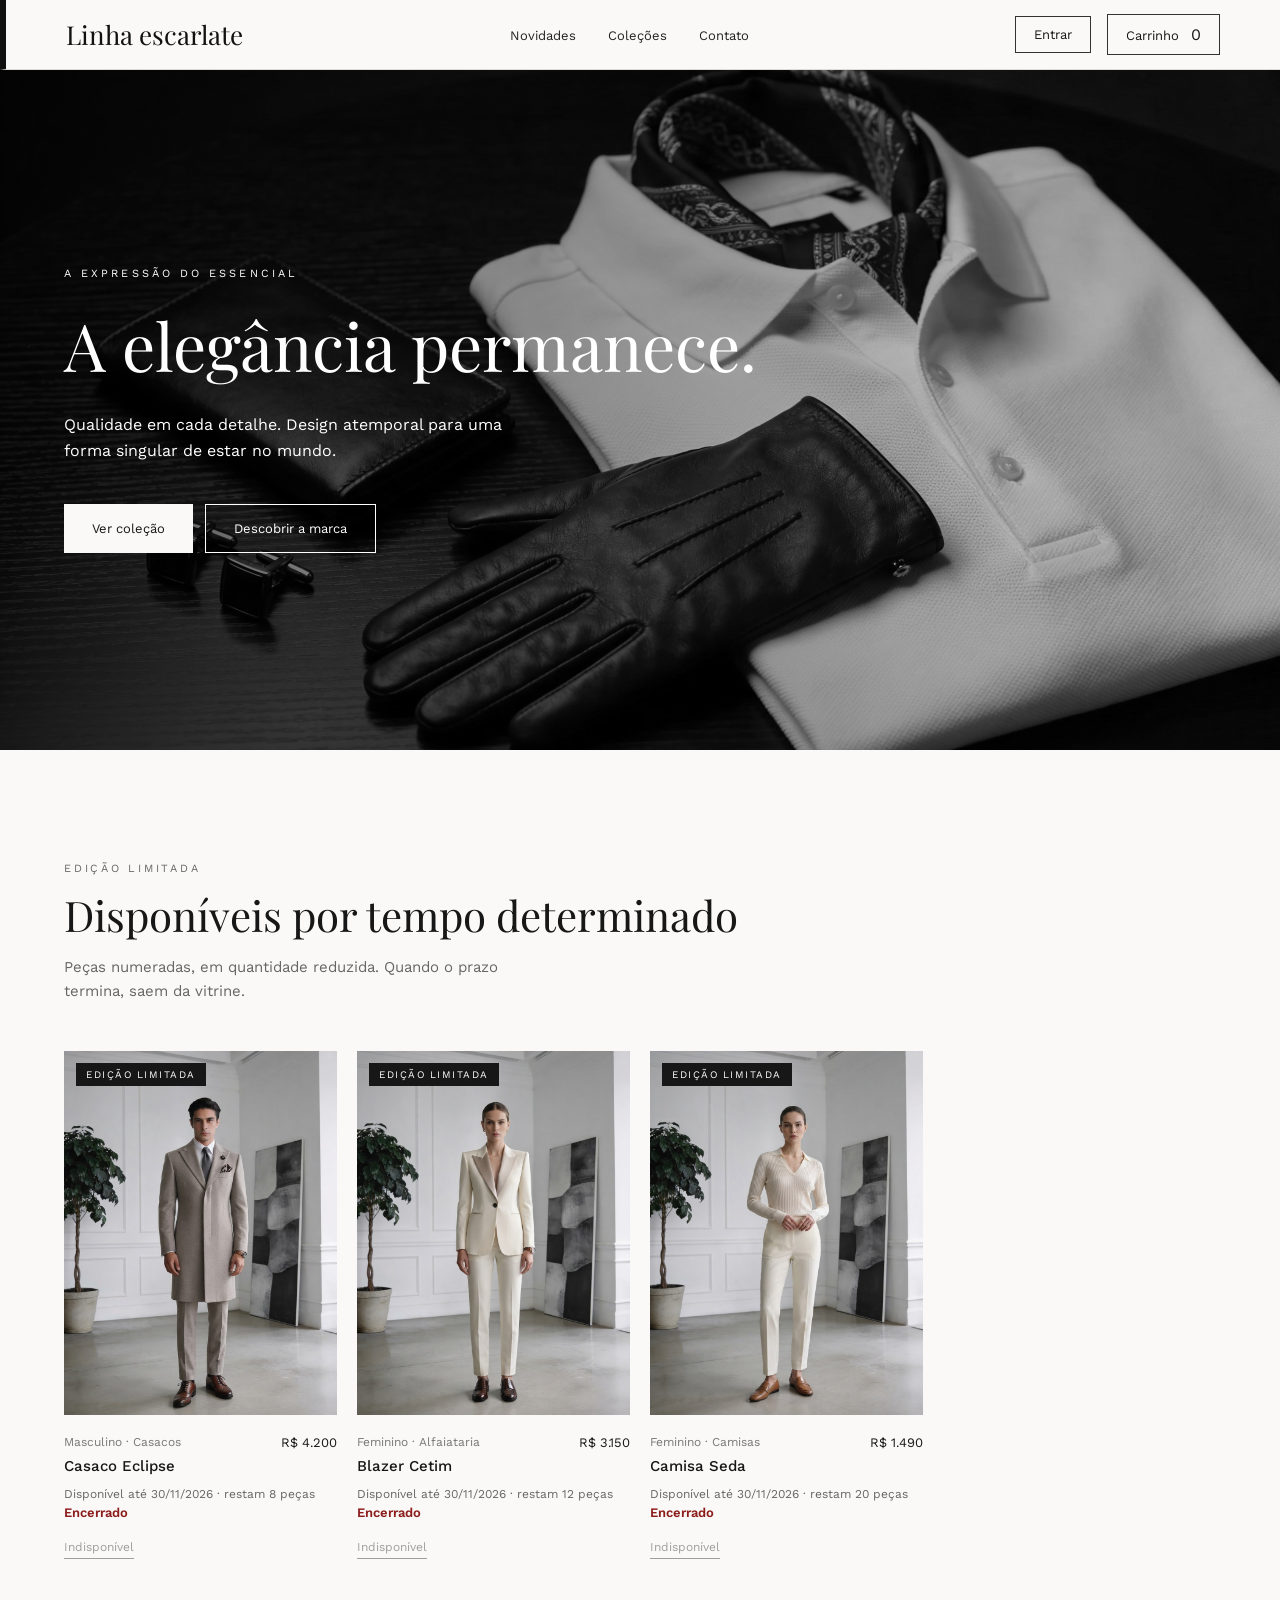
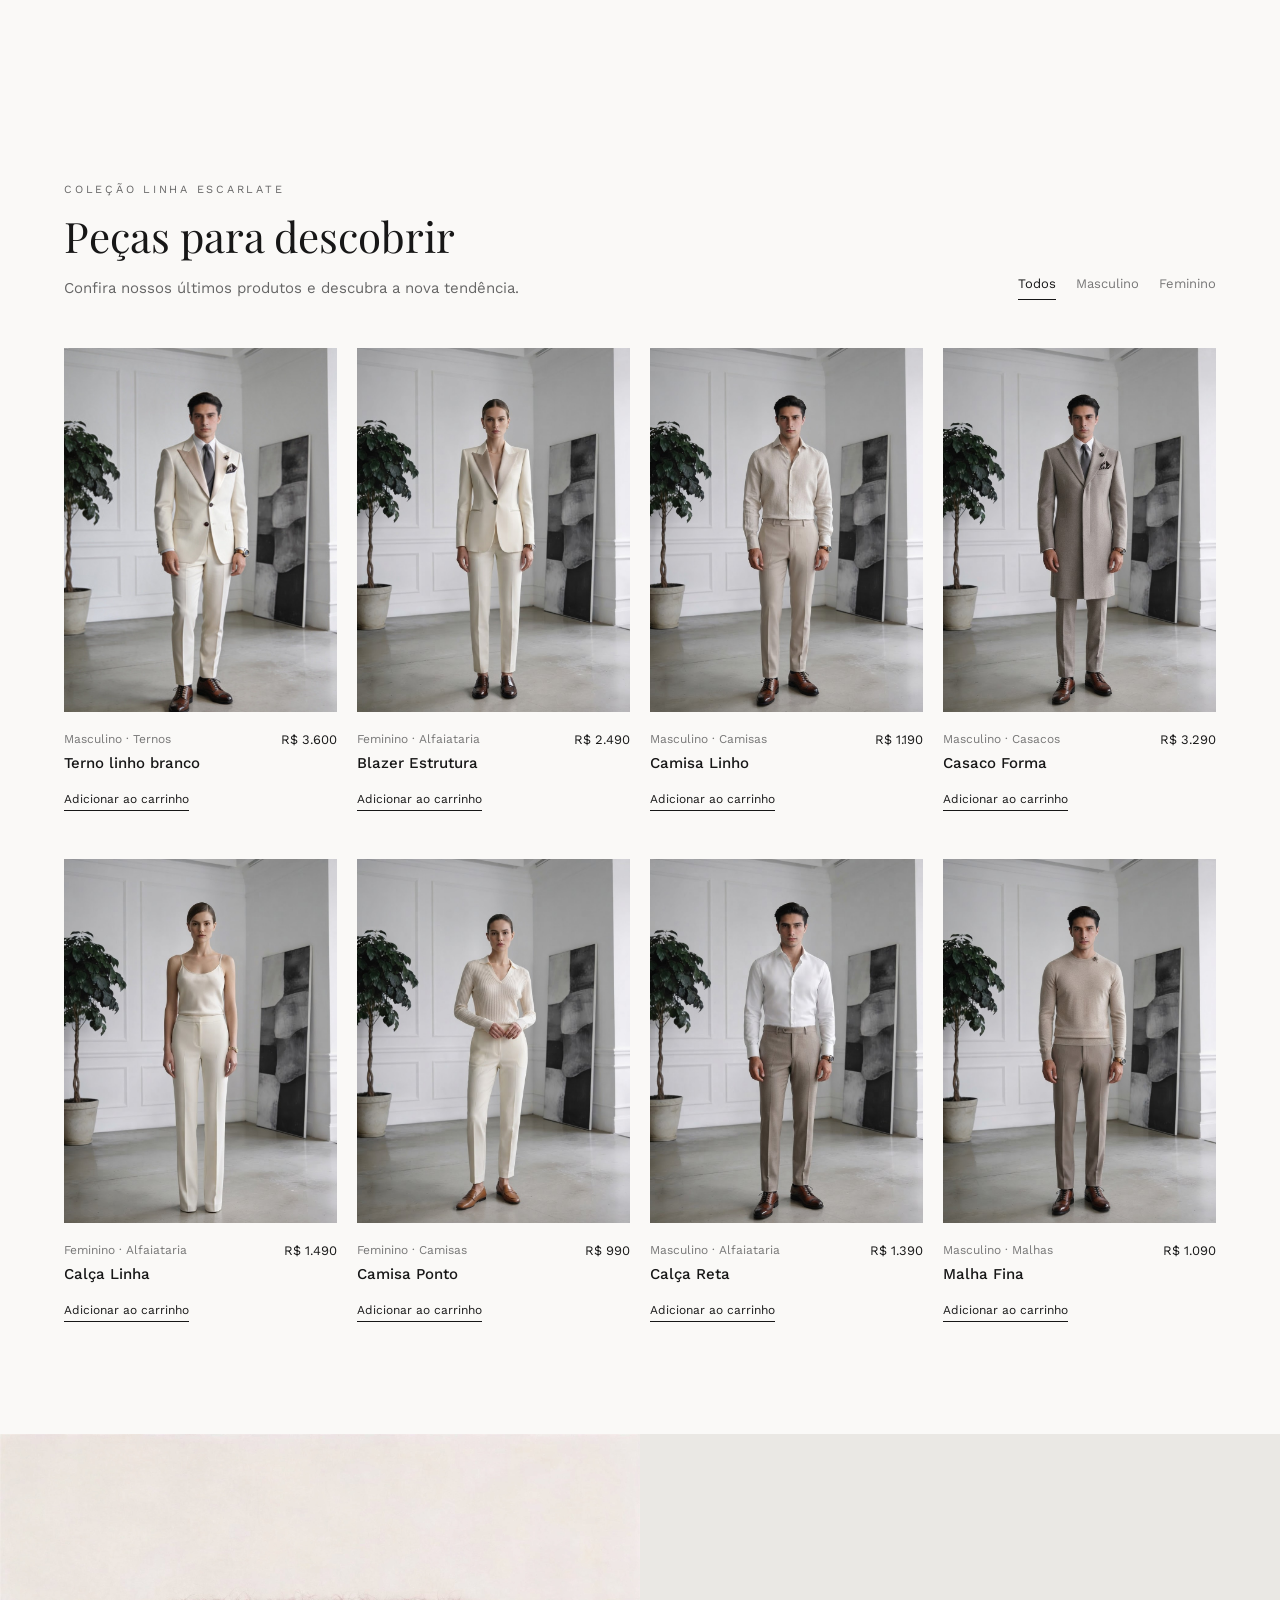
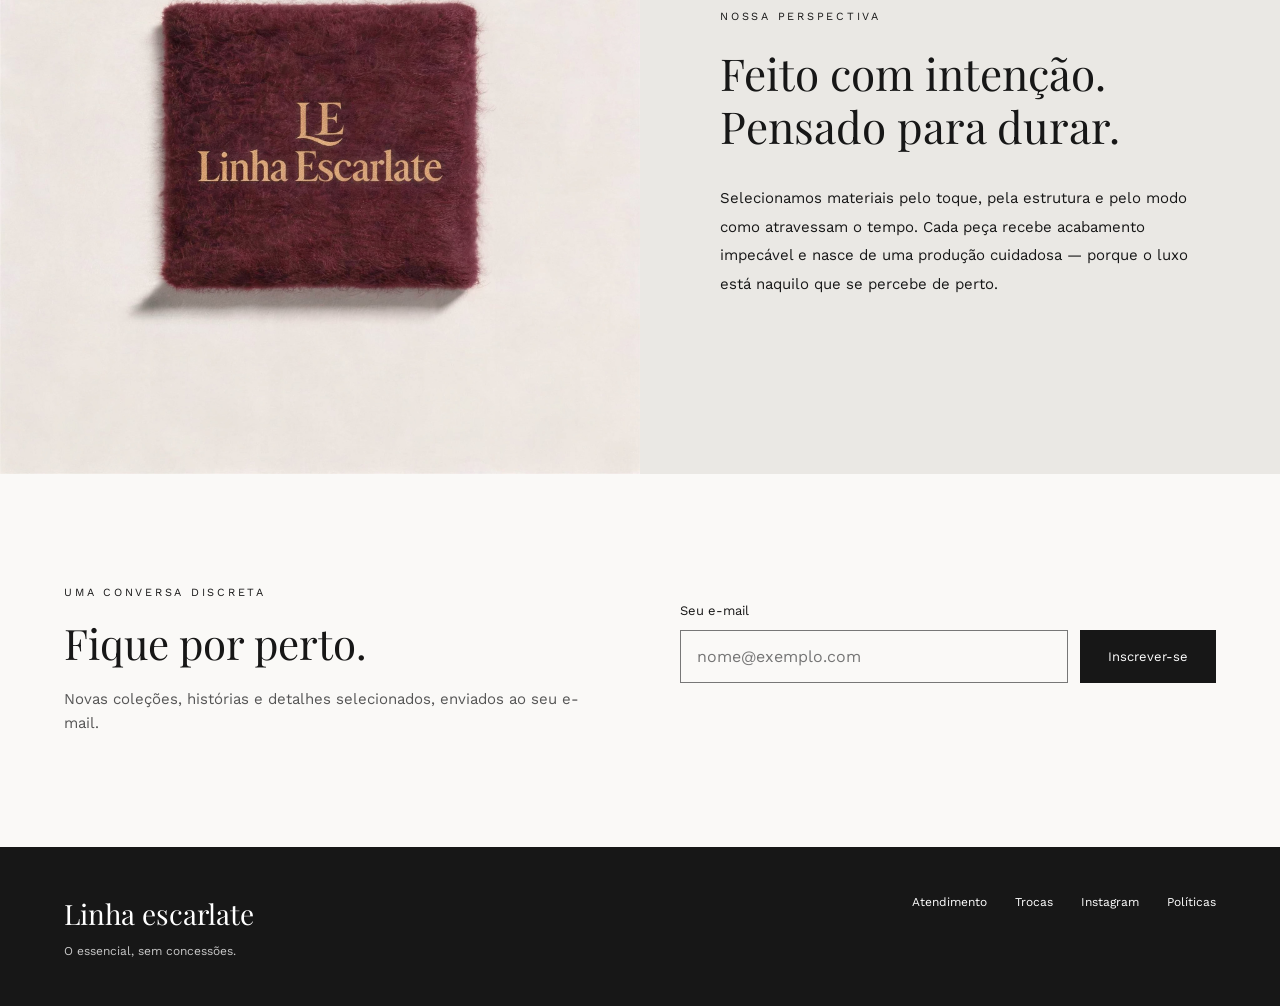
<file: index.html>
<!DOCTYPE html>
<!-- lang="pt-BR": avisa ao navegador e aos leitores de tela que o texto é português do Brasil (preços em R$) -->
<html lang="pt-BR">
<head>
    <meta charset="UTF-8">

    <!-- CORREÇÃO: o nome correto desta meta tag é "viewport". Sem ela, o celular
         mostra a página "encolhida", como se fosse a versão de computador. -->
 <meta name="viewport" content="width=device-width, initial-scale=1.0">
    <title class=".T">Linha escarlate </title>
    <meta name="description" content="Linha escarlate: alfaiataria e tecidos de luxo com design atemporal. Vitrine demonstrativa de uma marca fictícia.">
    <!-- Prévia do link (WhatsApp, Instagram, etc.) -->
    <meta property="og:type" content="website">
    <meta property="og:locale" content="pt_BR">
    <meta property="og:title" content="Linha escarlate">
    <meta property="og:description" content="Alfaiataria e tecidos de luxo com design atemporal. Vitrine demonstrativa de uma marca fictícia.">
    <meta property="og:image" content="https://mtassad1.github.io/Landing-Page-Linha-escarlate/img/banner.jpg">
    <meta name="theme-color" content="#171717">
    <link rel="icon" href="data:image/svg+xml,<svg xmlns='http://www.w3.org/2000/svg' viewBox='0 0 100 100'><rect width='100' height='100' fill='%23171717'/><text x='50' y='70' font-size='62' text-anchor='middle' fill='white' font-family='Georgia,serif'>L</text></svg>">

    <!-- Fontes do Google (as mesmas que você já usava, agora com os pesos 400/500/600) -->
    <link rel="preconnect" href="https://fonts.googleapis.com">
    <link rel="preconnect" href="https://fonts.gstatic.com" crossorigin>
    <link href="https://fonts.googleapis.com/css2?family=Playfair+Display:wght@400;500&family=Work+Sans:wght@400;500;600&display=swap" rel="stylesheet">

    <!-- Liga o CSS ao HTML -->
    <link rel="stylesheet" href="style.css">

    <!-- "defer" faz o navegador carregar o JavaScript sem travar a página
         e executá-lo só depois que o HTML inteiro estiver pronto -->
    <script src="comum.js" defer></script>
    <script src="script.js" defer></script>
</head>
<body>

    <!-- =====================================================================
         BARRA DE NAVEGAÇÃO (a sua, com 2 ajustes: ids e atributos data-filtro)
         ===================================================================== -->
    <header class="barra">
        <a href="#inicio" class="logo">Linha escarlate</a>

        <nav aria-label="Navegação principal">
                <ul class="menu">
                    <!-- Os links com data-filtro também filtram os produtos (veja script.js) -->
                <li><a href="#novidades">Novidades</a></li>
                <li><a href="#colecoes" data-filtro="todos">Coleções</a></li>
                <li><a href="#contato">Contato</a></li>
            </ul>
        </nav>

        <!-- O id permite que o JavaScript encontre o botão e o contador -->
        <div class="barra-acoes">
            <button class="carrinho" id="abrir-conta" type="button">Entrar</button>
            <button class="carrinho" id="abrir-carrinho" type="button" aria-label="Abrir carrinho">
            Carrinho <span id="contador-carrinho" aria-live="polite">0</span>
        </button>
        </div>
    </header>

    <main>
        <!-- =================================================================
             SEÇÃO APRESENTAÇÃO (hero)
             A imagem agora fica "atrás" do texto (veja .hero no CSS)
             ================================================================= -->
        <section class="hero" id="inicio">
            <img src="img/banner.jpg" alt="Retrato em preto e branco de mulher com um elegante conjunto de alfaiataria.">

            <!-- Camada escura por cima da foto, só para o texto branco ficar legível -->
            <div class="hero-sombra"></div>

            <div class="hero-conteudo">
                <p class="hero-sobretitulo">A expressão do essencial</p>
                <h1 class="hero-titulo">A elegância permanece.</h1>
                <p class="hero-texto">Qualidade em cada detalhe. Design atemporal para uma forma singular de estar no mundo.</p>

                <div class="hero-botoes">
                    <!-- Eram <button>; viraram <a> porque levam a outra parte da página -->
                    <a href="#colecoes" class="botao botao-claro">Ver coleção</a>
                    <a href="#marca" class="botao botao-contorno">Descobrir a marca</a>
                </div>
            </div>
        </section>

        <!-- =================================================================
             SEÇÃO LANÇAMENTOS (produtos)
             ================================================================= -->
        <!-- NOVIDADES: peças limitadas, com data de término (data-fim) lida pelo script.js -->
        <section class="secao" id="novidades">
            <div class="secao-topo">
                <div>
                    <p class="sobretitulo">Edição limitada</p>
                    <h2 class="titulo-secao">Disponíveis por tempo determinado</h2>
                    <p class="secao-descricao">Peças numeradas, em quantidade reduzida. Quando o prazo termina, saem da vitrine.</p>
                </div>
            </div>
            <div class="grade-produtos">
                <article class="produto produto-limitado" data-categoria="masculino" data-nome="Casaco Eclipse" data-preco="4200" data-fim="2026-11-30T23:59:59" data-estoque="8">
                    <div class="produto-foto">
                        <span class="selo">Edição limitada</span>
                        <img loading="lazy" src="img/produto4.jpg" alt="Casaco escuro de edição limitada">
                    </div>
                    <div class="produto-info">
                        <div>
                            <p class="produto-categoria">Masculino · Casacos</p>
                            <h3 class="produto-nome">Casaco Eclipse</h3>
                        </div>
                        <p class="produto-preco">R$ 4.200</p>
                    </div>
                    <p class="limitado-info">Disponível até 30/11/2026 · <span class="restam"></span></p>
                    <p class="contagem"></p>
                    <button type="button" class="adicionar">Adicionar ao carrinho</button>
                </article>

                <article class="produto produto-limitado" data-categoria="feminino" data-nome="Blazer Cetim" data-preco="3150" data-fim="2026-11-30T23:59:59" data-estoque="12">
                    <div class="produto-foto">
                        <span class="selo">Edição limitada</span>
                        <img loading="lazy" src="img/produto2.jpg" alt="Blazer feminino de edição limitada">
                    </div>
                    <div class="produto-info">
                        <div>
                            <p class="produto-categoria">Feminino · Alfaiataria</p>
                            <h3 class="produto-nome">Blazer Cetim</h3>
                        </div>
                        <p class="produto-preco">R$ 3.150</p>
                    </div>
                    <p class="limitado-info">Disponível até 30/11/2026 · <span class="restam"></span></p>
                    <p class="contagem"></p>
                    <button type="button" class="adicionar">Adicionar ao carrinho</button>
                </article>

                <article class="produto produto-limitado" data-categoria="feminino" data-nome="Camisa Seda" data-preco="1490" data-fim="2026-11-30T23:59:59" data-estoque="20">
                    <div class="produto-foto">
                        <span class="selo">Edição limitada</span>
                        <img loading="lazy" src="img/produto6.jpg" alt="Camisa feminina de seda de edição limitada">
                    </div>
                    <div class="produto-info">
                        <div>
                            <p class="produto-categoria">Feminino · Camisas</p>
                            <h3 class="produto-nome">Camisa Seda</h3>
                        </div>
                        <p class="produto-preco">R$ 1.490</p>
                    </div>
                    <p class="limitado-info">Disponível até 30/11/2026 · <span class="restam"></span></p>
                    <p class="contagem"></p>
                    <button type="button" class="adicionar">Adicionar ao carrinho</button>
                </article>
            </div>
        </section>

        <section class="secao" id="colecao">
            <div class="secao-topo">
                <div>
                    <p class="sobretitulo">Coleção Linha escarlate</p>
                    <h2 class="titulo-secao">Peças para descobrir</h2>
                    <p class="secao-descricao">Confira nossos últimos produtos e descubra a nova tendência.</p>
                </div>

                <!-- CORREÇÃO: a lista de links com "#masculino #novidades" não funciona
                     (um link só aceita UM destino). Troquei por botões que filtram via JavaScript. -->
                <div class="filtros" role="group" aria-label="Filtrar produtos">
                    <button type="button" class="filtro" data-filtro="todos" aria-pressed="true">Todos</button>
                    <button type="button" class="filtro" data-filtro="masculino" aria-pressed="false">Masculino</button>
                    <button type="button" class="filtro" data-filtro="feminino" aria-pressed="false">Feminino</button>
                </div>
            </div>

            <!-- GRADE DE PRODUTOS
                 Cada <article> guarda nome, preço e categoria em atributos data-*.
                 O JavaScript lê esses atributos: para mudar um produto, edite só aqui. -->
            <div class="grade-produtos" id="colecoes">

                <article class="produto" data-categoria="masculino" data-nome="Terno linho branco" data-preco="3600">
                    <div class="produto-foto">
                        <img loading="lazy" src="img/produto1.jpg" alt="Terno branco de alfaiataria em fotografia de moda minimalista">
                    </div>
                    <div class="produto-info">
                        <div>
                            <p class="produto-categoria">Masculino · Ternos</p>
                            <h3 class="produto-nome">Terno linho branco</h3>
                        </div>
                        <p class="produto-preco">R$ 3.600</p>
                    </div>
                    <button type="button" class="adicionar">Adicionar ao carrinho</button>
                </article>

                <article class="produto" data-categoria="feminino" data-nome="Blazer Estrutura" data-preco="2490">
                    <div class="produto-foto">
                        <img loading="lazy" src="img/produto2.jpg" alt="Conjunto branco de alfaiataria em fotografia de moda minimalista.">
                    </div>
                    <div class="produto-info">
                        <div>
                            <p class="produto-categoria">Feminino · Alfaiataria</p>
                            <h3 class="produto-nome">Blazer Estrutura</h3>
                        </div>
                        <p class="produto-preco">R$ 2.490</p>
                    </div>
                    <button type="button" class="adicionar">Adicionar ao carrinho</button>
                </article>

                <article class="produto" data-categoria="masculino" data-nome="Camisa Linho" data-preco="1190">
                    <div class="produto-foto">
                        <img loading="lazy" src="img/produto3.jpg" alt="Camisa de linho minimalista exposta em um cabide de madeira.">
                    </div>
                    <div class="produto-info">
                        <div>
                            <p class="produto-categoria">Masculino · Camisas</p>
                            <h3 class="produto-nome">Camisa Linho</h3>
                        </div>
                        <p class="produto-preco">R$ 1.190</p>
                    </div>
                    <button type="button" class="adicionar">Adicionar ao carrinho</button>
                </article>

                <article class="produto" data-categoria="masculino" data-nome="Casaco Forma" data-preco="3290">
                    <div class="produto-foto">
                        <img loading="lazy" src="img/produto4.jpg" alt="Casaco escuro em cabide diante de uma cortina, em fotografia preto e branco.">
                    </div>
                    <div class="produto-info">
                        <div>
                            <p class="produto-categoria">Masculino · Casacos</p>
                            <h3 class="produto-nome">Casaco Forma</h3>
                        </div>
                        <p class="produto-preco">R$ 3.290</p>
                    </div>
                    <button type="button" class="adicionar">Adicionar ao carrinho</button>
                </article>
                <article class="produto" data-categoria="feminino" data-nome="Calça Linha" data-preco="1490">
                    <div class="produto-foto">
                        <img loading="lazy" src="img/produto5.jpg" alt="Calça de alfaiataria feminina de corte reto, em tom neutro, com caimento estruturado.">
                    </div>
                    <div class="produto-info">
                        <div>
                            <p class="produto-categoria">Feminino · Alfaiataria</p>
                            <h3 class="produto-nome">Calça Linha</h3>
                        </div>
                        <p class="produto-preco">R$ 1.490</p>
                    </div>
                    <button type="button" class="adicionar">Adicionar ao carrinho</button>
                </article>

                <article class="produto" data-categoria="feminino" data-nome="Camisa Ponto" data-preco="990">
                    <div class="produto-foto">
                        <img loading="lazy" src="img/produto6.jpg" alt="Camisa feminina minimalista de tecido leve, com gola clássica e botões discretos.">
                    </div>
                    <div class="produto-info">
                        <div>   
                            <p class="produto-categoria">Feminino · Camisas</p>
                            <h3 class="produto-nome">Camisa Ponto</h3>
                        </div>
                        <p class="produto-preco">R$ 990</p>
                    </div>
                    <button type="button" class="adicionar">Adicionar ao carrinho</button>
                </article>

                <article class="produto" data-categoria="masculino" data-nome="Calça Reta" data-preco="1390">
                    <div class="produto-foto">
                        <img loading="lazy" src="img/produto7.jpg" alt="Calça de alfaiataria masculina de corte reto, com vinco marcado e tecido encorpado.">
                    </div>
                    <div class="produto-info">
                        <div>
                            <p class="produto-categoria">Masculino · Alfaiataria</p>
                            <h3 class="produto-nome">Calça Reta</h3>
                        </div>
                        <p class="produto-preco">R$ 1.390</p>
                    </div>
                    <button type="button" class="adicionar">Adicionar ao carrinho</button>
                </article>

                <article class="produto" data-categoria="masculino" data-nome="Malha Fina" data-preco="1090">
                    <div class="produto-foto">
                        <img loading="lazy" src="img/produto8.jpg" alt="Suéter masculino de malha fina com gola redonda, em tom sóbrio e textura delicada.">
                    </div>
                    <div class="produto-info">
                        <div>
                            <p class="produto-categoria">Masculino · Malhas</p>
                            <h3 class="produto-nome">Malha Fina</h3>
                        </div>
                        <p class="produto-preco">R$ 1.090</p>
                    </div>
                    <button type="button" class="adicionar">Adicionar ao carrinho</button>
                </article>
            </div>
        </section>

        <!-- =================================================================
             SEÇÃO DA MARCA (nova: veio do design original)
             Precisa de uma imagem nova: img/marca.jpg
             ================================================================= -->
        <section class="marca" id="marca">
            <div class="marca-foto">
                <img loading="lazy" src="img/marca.jpg" alt="Mesa de ateliê com tecidos, tesoura e fita métrica usados na confecção de roupas.">
            </div>
            <div class="marca-texto">
                <p class="sobretitulo">Nossa perspectiva</p>
                <h2 class="marca-titulo">Feito com intenção. Pensado para durar.</h2>
                <p class="marca-descricao">Selecionamos materiais pelo toque, pela estrutura e pelo modo como atravessam o tempo. Cada peça recebe acabamento impecável e nasce de uma produção cuidadosa — porque o luxo está naquilo que se percebe de perto.</p>
            </div>
        </section>

        <!-- =================================================================
             NEWSLETTER / CONTATO (nova)
             ================================================================= -->
        <section class="secao contato" id="contato">
            <div>
                <p class="sobretitulo">Uma conversa discreta</p>
                <h2 class="titulo-secao">Fique por perto.</h2>
                <p class="contato-descricao">Novas coleções, histórias e detalhes selecionados, enviados ao seu e-mail.</p>
            </div>

            <!-- novalidate: desliga as mensagens padrão do navegador; o script.js mostra a nossa -->
            <form id="form-newsletter" novalidate>
                <label for="email-newsletter">Seu e-mail</label>
                <div class="campo-email">
                    <input id="email-newsletter" type="email" autocomplete="email" required placeholder="nome@exemplo.com">
                    <button id="botao-inscrever" type="submit">Inscrever-se</button>
                </div>
                <!-- role="status": leitores de tela anunciam o texto quando ele muda -->
                <p id="status-newsletter" class="status-newsletter" role="status" aria-live="polite"></p>
            </form>
        </section>
    </main>

    <!-- =====================================================================
         RODAPÉ (novo)
         ===================================================================== -->
    <footer class="rodape">
        <div class="rodape-conteudo">
            <div>
                <p class="rodape-marca">Linha escarlate</p>
                <p class="rodape-nota">O essencial, sem concessões.</p>
            </div>

            <nav class="rodape-nav" aria-label="Informações e redes sociais">
                <!-- data-info diz qual texto mostrar na janelinha (veja script.js) -->
                <button type="button" data-info="atendimento">Atendimento</button>
                <button type="button" data-info="trocas">Trocas</button>
                <a href="https://www.instagram.com/" target="_blank" rel="noopener noreferrer">Instagram</a>
                <button type="button" data-info="politicas">Políticas</button>
            </nav>
        </div>
    </footer>

    <!-- =====================================================================
         CARRINHO LATERAL (novo)
         Começa escondido por causa do atributo "hidden"; o JavaScript o mostra.
         ===================================================================== -->
    <div id="carrinho-sobreposicao" class="sobreposicao" hidden>
        <!-- Fundo escuro: clicar nele fecha o carrinho -->
        <button id="carrinho-fundo" type="button" class="fundo-escuro" aria-label="Fechar carrinho"></button>

        <aside class="gaveta" role="dialog" aria-modal="true" aria-labelledby="carrinho-titulo">
            <div class="gaveta-topo">
                <div>
                    <h2 id="carrinho-titulo" class="gaveta-titulo">Seu carrinho</h2>
                    <p class="gaveta-aviso">Demonstração · pagamentos simulados</p>
                </div>
                <button id="fechar-carrinho" type="button" class="fechar" aria-label="Fechar carrinho">×</button>
            </div>

            <p id="carrinho-vazio" class="carrinho-vazio">Seu carrinho está vazio.</p>
            <div id="carrinho-itens" class="carrinho-itens" aria-live="polite"></div>

            <div class="gaveta-total">
                <span>Total estimado</span>
                <strong id="carrinho-total">R$ 0,00</strong>
            </div>

            <a id="ir-checkout" class="botao botao-escuro" href="checkout.html" hidden>Finalizar compra</a>
        </aside>
    </div>

    <!-- JANELA DE TAMANHO E QUANTIDADE (abre ao clicar em "Adicionar ao carrinho") -->
    <div id="opcoes-sobreposicao" class="sobreposicao sobreposicao-centro" hidden>
        <form id="form-opcoes" class="janela-info" role="dialog" aria-modal="true" aria-labelledby="opcoes-titulo" novalidate>
            <div class="janela-info-topo">
                <h2 id="opcoes-titulo" class="janela-info-titulo"></h2>
                <button id="fechar-opcoes" type="button" class="fechar" aria-label="Fechar">×</button>
            </div>
            <p id="opcoes-preco" class="janela-info-texto"></p>
            <p class="rotulo-campo">Tamanho</p>
            <div id="opcoes-tamanhos" class="filtros" role="group" aria-label="Tamanho"></div>
            <button type="button" id="abrir-guia" class="link-guia" aria-expanded="false" aria-controls="guia-tamanhos">Guia de tamanhos</button>
            <div id="guia-tamanhos" class="guia-tamanhos" hidden>
                <table>
                    <thead><tr><th>Tam.</th><th>Peito (cm)</th><th>Cintura (cm)</th></tr></thead>
                    <tbody>
                        <tr><td>P</td><td>92–96</td><td>76–80</td></tr>
                        <tr><td>M</td><td>97–102</td><td>81–86</td></tr>
                        <tr><td>G</td><td>103–108</td><td>87–92</td></tr>
                        <tr><td>GG</td><td>109–116</td><td>93–100</td></tr>
                    </tbody>
                </table>
                <p>Medidas de referência da demonstração. Calças: o número é o tamanho da peça (38 a 48).</p>
            </div>
            <p class="rotulo-campo">Quantidade</p>
            <div class="quantidade">
                <button type="button" id="qtd-menos" aria-label="Diminuir quantidade">−</button>
                <input id="opcoes-qtd" type="number" min="1" step="1" value="1" inputmode="numeric" aria-label="Quantidade">
                <button type="button" id="qtd-mais" aria-label="Aumentar quantidade">+</button>
            </div>
            <p id="opcoes-erro" class="status-newsletter" role="alert"></p>
            <button type="submit" class="botao botao-escuro">Adicionar ao carrinho</button>
        </form>
    </div>

    <!-- JANELA DE LOGIN / INSCRIÇÃO -->
    <div id="conta-sobreposicao" class="sobreposicao sobreposicao-centro" hidden>
        <form id="form-conta" class="janela-info" role="dialog" aria-modal="true" aria-labelledby="conta-titulo" novalidate>
            <div class="janela-info-topo">
                <h2 id="conta-titulo" class="janela-info-titulo">Entrar</h2>
                <button id="fechar-conta" type="button" class="fechar" aria-label="Fechar">×</button>
            </div>
            <div class="filtros" role="group" aria-label="Entrar ou criar conta">
                <button type="button" class="filtro" data-modo="entrar" aria-pressed="true">Entrar</button>
                <button type="button" class="filtro" data-modo="cadastro" aria-pressed="false">Inscreva-se</button>
            </div>
            <label class="campo-texto">E-mail<input id="conta-email" type="email" autocomplete="email" required></label>
            <label class="campo-texto">Senha<input id="conta-senha" type="password" autocomplete="current-password" minlength="8" required></label>
            <label class="campo-texto" id="conta-confirmar-rotulo" hidden>Confirmar senha<input id="conta-confirmar" type="password" autocomplete="new-password"></label>
            <p id="conta-status" class="status-newsletter" role="alert"></p>
            <button id="conta-enviar" type="submit" class="botao botao-escuro">Entrar</button>
        </form>
    </div>

    <!-- JANELA DE INFORMAÇÕES (Atendimento, Trocas, Políticas) -->
    <div id="info-sobreposicao" class="sobreposicao sobreposicao-centro" hidden>
        <section class="janela-info" role="dialog" aria-modal="true" aria-labelledby="info-titulo">
            <div class="janela-info-topo">
                <h2 id="info-titulo" class="janela-info-titulo"></h2>
                <button id="fechar-info" type="button" class="fechar" aria-label="Fechar informações">×</button>
            </div>
            <p id="info-texto" class="janela-info-texto"></p>
        </section>
    </div>

</body>
</html>
</file>
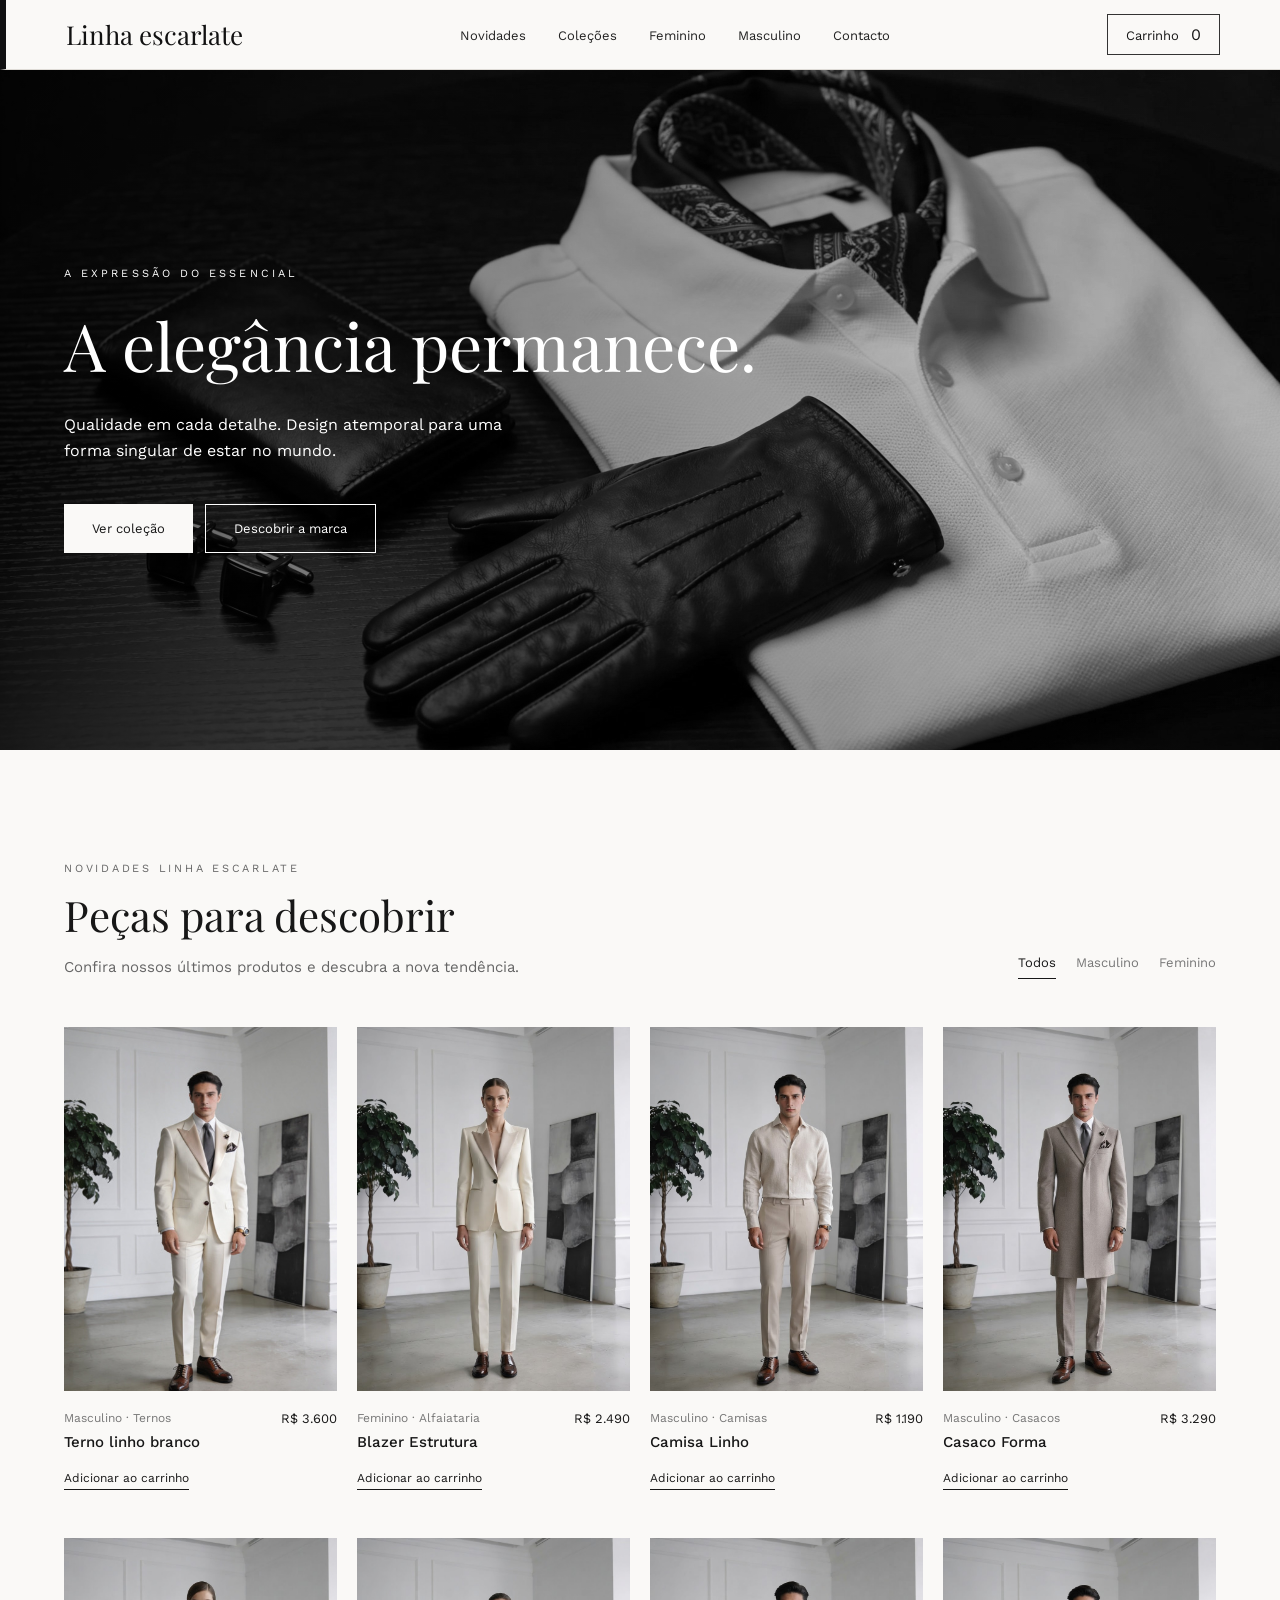
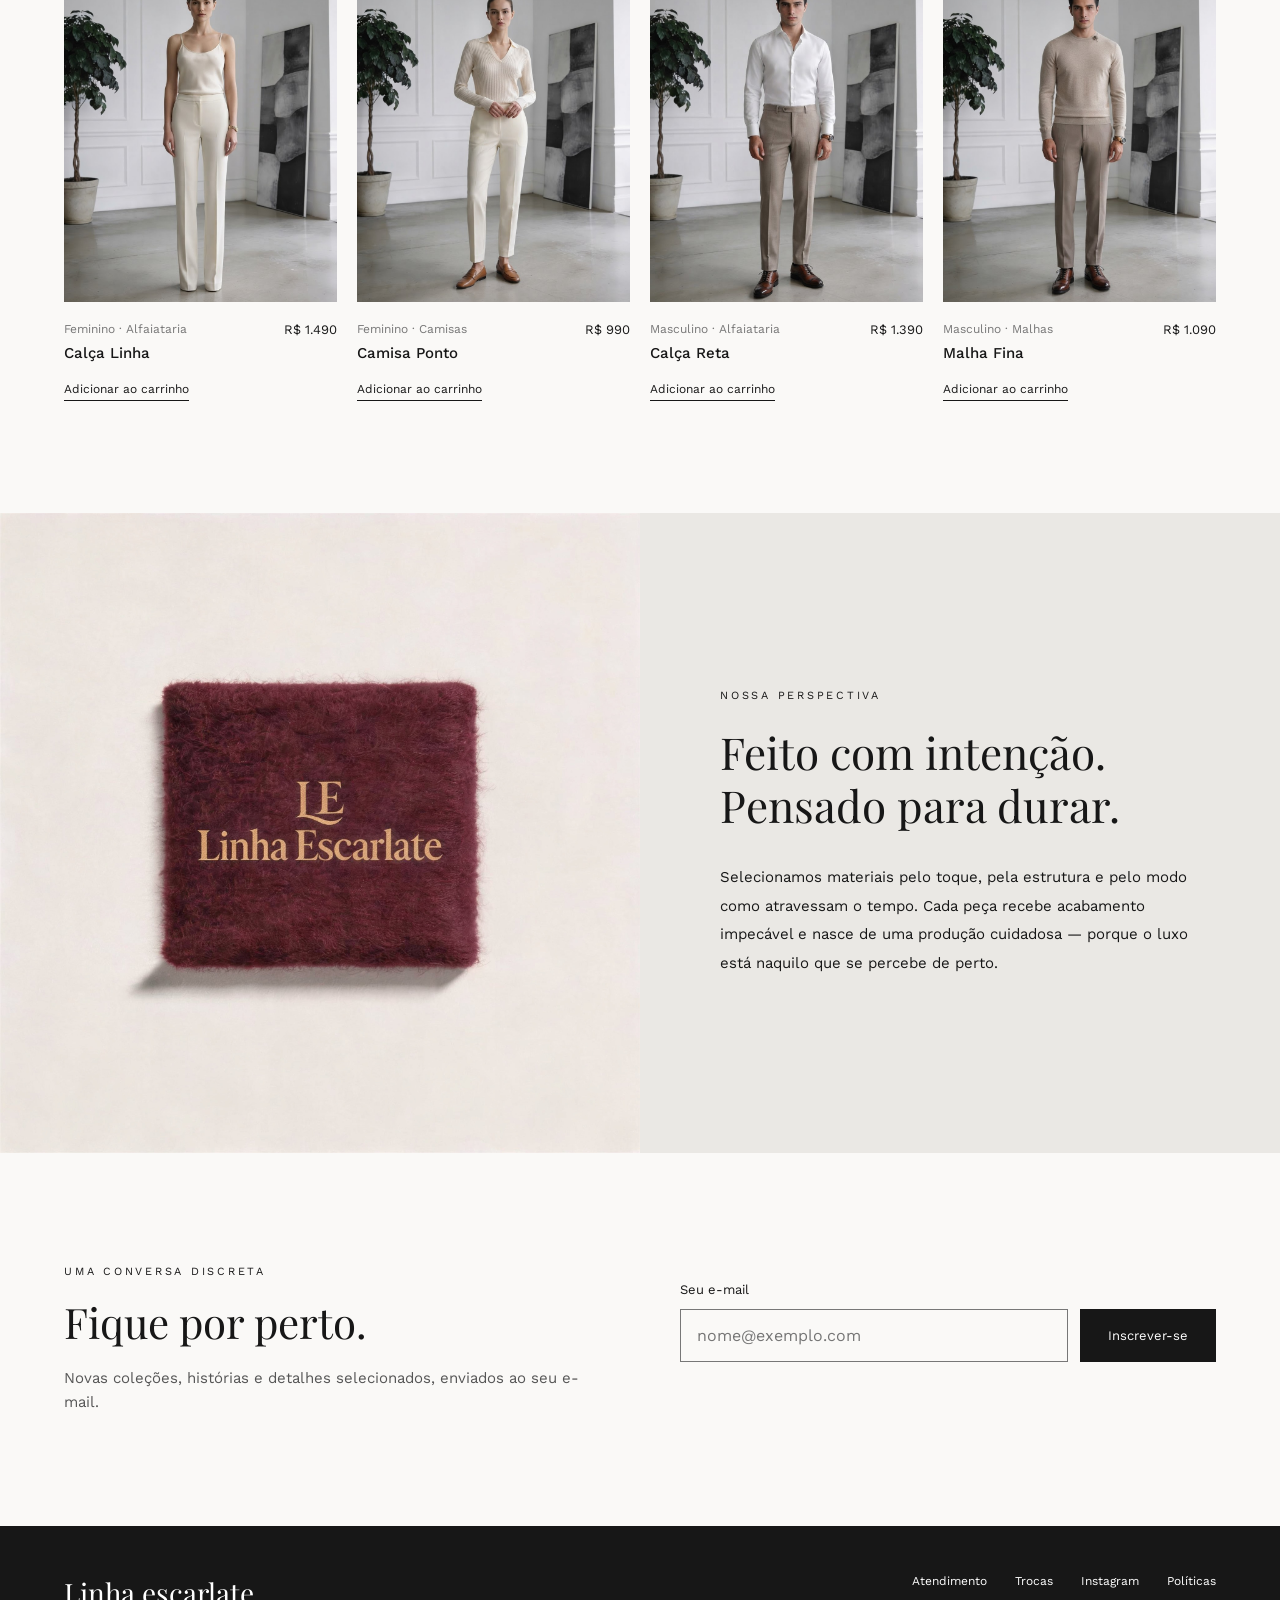
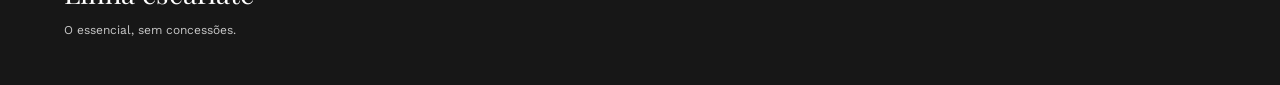
<file: ex.html>
<!DOCTYPE html>
<!-- lang="pt-BR": avisa ao navegador e aos leitores de tela que o texto é português do Brasil (preços em R$) -->
<html lang="pt-BR">
<head>
    <meta charset="UTF-8">

    <!-- CORREÇÃO: o nome correto desta meta tag é "viewport". Sem ela, o celular
         mostra a página "encolhida", como se fosse a versão de computador. -->
    <meta name="viewport" content="width=device-width, initial-scale=1.0">
    <title>Linha negra — Essencial, por escolha</title>

    <!-- Fontes do Google (as mesmas que você já usava, agora com os pesos 400/500/600) -->
    <link rel="preconnect" href="https://fonts.googleapis.com">
    <link rel="preconnect" href="https://fonts.gstatic.com" crossorigin>
    <link href="https://fonts.googleapis.com/css2?family=Playfair+Display:wght@400;500&family=Work+Sans:wght@400;500;600&display=swap" rel="stylesheet">

    <!-- Liga o CSS ao HTML -->
    <link rel="stylesheet" href="style.css">

    <!-- "defer" faz o navegador carregar o JavaScript sem travar a página
         e executá-lo só depois que o HTML inteiro estiver pronto -->
    <script src="script.js" defer></script>
</head>
<body>

    <!-- =====================================================================
         BARRA DE NAVEGAÇÃO (a sua, com 2 ajustes: ids e atributos data-filtro)
         ===================================================================== -->
    <header class="barra">
        <a href="#inicio" class="logo">Linha escarlate</a>

        <nav aria-label="Navegação principal">
            <ul class="menu">
                <!-- Os links com data-filtro também filtram os produtos (veja script.js) -->
                <li><a href="#novidades" data-filtro="todos">Novidades</a></li>
                <li><a href="#colecoes" data-filtro="todos">Coleções</a></li>
                <li><a href="#novidades" data-filtro="feminino">Feminino</a></li>
                <li><a href="#novidades" data-filtro="masculino">Masculino</a></li>
                <li><a href="#contacto">Contacto</a></li>
            </ul>
        </nav>

        <!-- O id permite que o JavaScript encontre o botão e o contador -->
        <button class="carrinho" id="abrir-carrinho" type="button" aria-label="Abrir carrinho">
            Carrinho <span id="contador-carrinho" aria-live="polite">0</span>
        </button>
    </header>

    <main>
        <!-- =================================================================
             SEÇÃO APRESENTAÇÃO (hero)
             A imagem agora fica "atrás" do texto (veja .hero no CSS)
             ================================================================= -->
        <section class="hero" id="inicio">
            <img src="img/banner.jpg" alt="Retrato em preto e branco de mulher com um elegante conjunto de alfaiataria.">

            <!-- Camada escura por cima da foto, só para o texto branco ficar legível -->
            <div class="hero-sombra"></div>

            <div class="hero-conteudo">
                <p class="hero-sobretitulo">A expressão do essencial</p>
                <h1 class="hero-titulo">A elegância permanece.</h1>
                <p class="hero-texto">Qualidade em cada detalhe. Design atemporal para uma forma singular de estar no mundo.</p>

                <div class="hero-botoes">
                    <!-- Eram <button>; viraram <a> porque levam a outra parte da página -->
                    <a href="#novidades" class="botao botao-claro">Ver coleção</a>
                    <a href="#marca" class="botao botao-contorno">Descobrir a marca</a>
                </div>
            </div>
        </section>

        <!-- =================================================================
             SEÇÃO LANÇAMENTOS (produtos)
             ================================================================= -->
        <section class="secao" id="novidades">
            <div class="secao-topo">
                <div>
                    <p class="sobretitulo">Novidades Linha escarlate</p>
                    <h2 class="titulo-secao">Peças para descobrir</h2>
                    <p class="secao-descricao">Confira nossos últimos produtos e descubra a nova tendência.</p>
                </div>

                <!-- CORREÇÃO: a lista de links com "#masculino #novidades" não funciona
                     (um link só aceita UM destino). Troquei por botões que filtram via JavaScript. -->
                <div class="filtros" role="group" aria-label="Filtrar produtos">
                    <button type="button" class="filtro" data-filtro="todos" aria-pressed="true">Todos</button>
                    <button type="button" class="filtro" data-filtro="masculino" aria-pressed="false">Masculino</button>
                    <button type="button" class="filtro" data-filtro="feminino" aria-pressed="false">Feminino</button>
                </div>
            </div>

            <!-- GRADE DE PRODUTOS
                 Cada <article> guarda nome, preço e categoria em atributos data-*.
                 O JavaScript lê esses atributos: para mudar um produto, edite só aqui. -->
            <div class="grade-produtos" id="colecoes">

                <article class="produto" data-categoria="masculino" data-nome="Terno linho branco" data-preco="3600">
                    <div class="produto-foto">
                        <img src="img/produto1.jpg" alt="Homem de terno branco">
                    </div>
                    <div class="produto-info">
                        <div>
                            <p class="produto-categoria">Masculino · Ternos</p>
                            <h3 class="produto-nome">Terno linho branco</h3>
                        </div>
                        <p class="produto-preco">R$ 3.600</p>
                    </div>
                    <button type="button" class="adicionar">Adicionar ao carrinho</button>
                </article>

                <article class="produto" data-categoria="feminino" data-nome="Blazer Estrutura" data-preco="2490">
                    <div class="produto-foto">
                        <img src="img/produto2.jpg" alt="Conjunto branco de alfaiataria em fotografia de moda minimalista.">
                    </div>
                    <div class="produto-info">
                        <div>
                            <p class="produto-categoria">Feminino · Alfaiataria</p>
                            <h3 class="produto-nome">Blazer Estrutura</h3>
                        </div>
                        <p class="produto-preco">R$ 2.490</p>
                    </div>
                    <button type="button" class="adicionar">Adicionar ao carrinho</button>
                </article>

                <article class="produto" data-categoria="masculino" data-nome="Camisa Linho" data-preco="1190">
                    <div class="produto-foto">
                        <img src="img/produto3.jpg" alt="Camisa de linho minimalista exposta em um cabide de madeira.">
                    </div>
                    <div class="produto-info">
                        <div>
                            <p class="produto-categoria">Masculino · Camisas</p>
                            <h3 class="produto-nome">Camisa Linho</h3>
                        </div>
                        <p class="produto-preco">R$ 1.190</p>
                    </div>
                    <button type="button" class="adicionar">Adicionar ao carrinho</button>
                </article>

                <article class="produto" data-categoria="masculino" data-nome="Casaco Forma" data-preco="3290">
                    <div class="produto-foto">
                        <img src="img/produto4.jpg" alt="Casaco escuro em cabide diante de uma cortina, em fotografia preto e branco.">
                    </div>
                    <div class="produto-info">
                        <div>
                            <p class="produto-categoria">Masculino · Casacos</p>
                            <h3 class="produto-nome">Casaco Forma</h3>
                        </div>
                        <p class="produto-preco">R$ 3.290</p>
                    </div>
                    <button type="button" class="adicionar">Adicionar ao carrinho</button>
                </article>

                <!-- ATENÇÃO: o design original tinha só 4 produtos e o seu HTML tem 8 imagens.
                     Os produtos 5 a 8 abaixo são EXEMPLOS (nome, categoria e preço inventados).
                     Troque pelos dados reais e escreva um alt descrevendo cada foto. -->
                <article class="produto" data-categoria="feminino" data-nome="Calça Linha" data-preco="1490">
                    <div class="produto-foto">
                        <img src="img/produto5.jpg" alt="Descrição do produto 5">
                    </div>
                    <div class="produto-info">
                        <div>
                            <p class="produto-categoria">Feminino · Alfaiataria</p>
                            <h3 class="produto-nome">Calça Linha</h3>
                        </div>
                        <p class="produto-preco">R$ 1.490</p>
                    </div>
                    <button type="button" class="adicionar">Adicionar ao carrinho</button>
                </article>

                <article class="produto" data-categoria="feminino" data-nome="Camisa Ponto" data-preco="990">
                    <div class="produto-foto">
                        <img src="img/produto6.jpg" alt="Descrição do produto 6">
                    </div>
                    <div class="produto-info">
                        <div>
                            <p class="produto-categoria">Feminino · Camisas</p>
                            <h3 class="produto-nome">Camisa Ponto</h3>
                        </div>
                        <p class="produto-preco">R$ 990</p>
                    </div>
                    <button type="button" class="adicionar">Adicionar ao carrinho</button>
                </article>

                <article class="produto" data-categoria="masculino" data-nome="Calça Reta" data-preco="1390">
                    <div class="produto-foto">
                        <img src="img/produto7.jpg" alt="Descrição do produto 7">
                    </div>
                    <div class="produto-info">
                        <div>
                            <p class="produto-categoria">Masculino · Alfaiataria</p>
                            <h3 class="produto-nome">Calça Reta</h3>
                        </div>
                        <p class="produto-preco">R$ 1.390</p>
                    </div>
                    <button type="button" class="adicionar">Adicionar ao carrinho</button>
                </article>

                <article class="produto" data-categoria="masculino" data-nome="Malha Fina" data-preco="1090">
                    <div class="produto-foto">
                        <img src="img/produto8.jpg" alt="Descrição do produto 8">
                    </div>
                    <div class="produto-info">
                        <div>
                            <p class="produto-categoria">Masculino · Malhas</p>
                            <h3 class="produto-nome">Malha Fina</h3>
                        </div>
                        <p class="produto-preco">R$ 1.090</p>
                    </div>
                    <button type="button" class="adicionar">Adicionar ao carrinho</button>
                </article>
            </div>
        </section>

        <!-- =================================================================
             SEÇÃO DA MARCA (nova: veio do design original)
             Precisa de uma imagem nova: img/marca.jpg
             ================================================================= -->
        <section class="marca" id="marca">
            <div class="marca-foto">
                <img src="img/marca.jpg" alt="Mesa de ateliê com tecidos, tesoura e fita métrica usados na confecção de roupas.">
            </div>
            <div class="marca-texto">
                <p class="sobretitulo">Nossa perspectiva</p>
                <h2 class="marca-titulo">Feito com intenção. Pensado para durar.</h2>
                <p class="marca-descricao">Selecionamos materiais pelo toque, pela estrutura e pelo modo como atravessam o tempo. Cada peça recebe acabamento impecável e nasce de uma produção cuidadosa — porque o luxo está naquilo que se percebe de perto.</p>
            </div>
        </section>

        <!-- =================================================================
             NEWSLETTER / CONTACTO (nova)
             ================================================================= -->
        <section class="secao contato" id="contacto">
            <div>
                <p class="sobretitulo">Uma conversa discreta</p>
                <h2 class="titulo-secao">Fique por perto.</h2>
                <p class="contato-descricao">Novas coleções, histórias e detalhes selecionados, enviados ao seu e-mail.</p>
            </div>

            <!-- novalidate: desliga as mensagens padrão do navegador; o script.js mostra a nossa -->
            <form id="form-newsletter" novalidate>
                <label for="email-newsletter">Seu e-mail</label>
                <div class="campo-email">
                    <input id="email-newsletter" type="email" autocomplete="email" required placeholder="nome@exemplo.com">
                    <button id="botao-inscrever" type="submit">Inscrever-se</button>
                </div>
                <!-- role="status": leitores de tela anunciam o texto quando ele muda -->
                <p id="status-newsletter" class="status-newsletter" role="status" aria-live="polite"></p>
            </form>
        </section>
    </main>

    <!-- =====================================================================
         RODAPÉ (novo)
         ===================================================================== -->
    <footer class="rodape">
        <div class="rodape-conteudo">
            <div>
                <p class="rodape-marca">Linha escarlate</p>
                <p class="rodape-nota">O essencial, sem concessões.</p>
            </div>

            <nav class="rodape-nav" aria-label="Informações e redes sociais">
                <!-- data-info diz qual texto mostrar na janelinha (veja script.js) -->
                <button type="button" data-info="atendimento">Atendimento</button>
                <button type="button" data-info="trocas">Trocas</button>
                <a href="https://www.instagram.com/" target="_blank" rel="noopener noreferrer">Instagram</a>
                <button type="button" data-info="politicas">Políticas</button>
            </nav>
        </div>
    </footer>

    <!-- =====================================================================
         CARRINHO LATERAL (novo)
         Começa escondido por causa do atributo "hidden"; o JavaScript o mostra.
         ===================================================================== -->
    <div id="carrinho-sobreposicao" class="sobreposicao" hidden>
        <!-- Fundo escuro: clicar nele fecha o carrinho -->
        <button id="carrinho-fundo" type="button" class="fundo-escuro" aria-label="Fechar carrinho"></button>

        <aside class="gaveta" role="dialog" aria-modal="true" aria-labelledby="carrinho-titulo">
            <div class="gaveta-topo">
                <div>
                    <h2 id="carrinho-titulo" class="gaveta-titulo">Seu carrinho</h2>
                    <p class="gaveta-aviso">Demonstração · compras indisponíveis</p>
                </div>
                <button id="fechar-carrinho" type="button" class="fechar" aria-label="Fechar carrinho">×</button>
            </div>

            <p id="carrinho-vazio" class="carrinho-vazio">Seu carrinho está vazio.</p>
            <div id="carrinho-itens" class="carrinho-itens" aria-live="polite"></div>

            <div class="gaveta-total">
                <span>Total estimado</span>
                <strong id="carrinho-total">R$ 0,00</strong>
            </div>
        </aside>
    </div>

    <!-- JANELA DE INFORMAÇÕES (Atendimento, Trocas, Políticas) -->
    <div id="info-sobreposicao" class="sobreposicao sobreposicao-centro" hidden>
        <section class="janela-info" role="dialog" aria-modal="true" aria-labelledby="info-titulo">
            <div class="janela-info-topo">
                <h2 id="info-titulo" class="janela-info-titulo"></h2>
                <button id="fechar-info" type="button" class="fechar" aria-label="Fechar informações">×</button>
            </div>
            <p id="info-texto" class="janela-info-texto"></p>
        </section>
    </div>

</body>
</html>
</file>
<file: style.css>
/* =========================================================================
   LINHA NEGRA — style.css
   Organização do arquivo (de cima para baixo):
     1. Variáveis e reset         6. Marca (sobre nós)
     2. Barra de navegação        7. Newsletter / contato
     3. Hero (apresentação)       8. Rodapé
     4. Estrutura das seções      9. Carrinho e janela de informações
     5. Produtos                 10. Responsivo e acessibilidade
   ========================================================================= */

/* =========================================================================
   1. VARIÁVEIS E RESET
   ========================================================================= */

/* Variáveis CSS: define a cor UMA vez e usa em vários lugares com var(--nome).
   Para mudar o preto do site inteiro, basta mudar --tinta aqui. */
:root {
  --tinta: #171717;        /* "preto" do texto e dos botões */
  --papel: #faf9f7;        /* fundo claro (era o fundo da sua barra) */
  --linha: #dedbd6;        /* cinza das linhas divisórias */
  --cinza-escuro: #666;
  --cinza-medio: #777;
  --fundo-foto: #eeece9;   /* cor que aparece enquanto a foto carrega */
  --fundo-marca: #eae8e4;

  --fonte-titulo: "Playfair Display", Georgia, serif;
  --fonte-texto: "Work Sans", Arial, sans-serif;

  --largura-max: 1440px;   /* o conteúdo nunca passa dessa largura */
}

/* Seu reset original: zera margens/espaços padrão do navegador.
   box-sizing: border-box faz o padding entrar na conta da largura. */
* {
  margin: 0;
  padding: 0;
  box-sizing: border-box;
}

html {
  scroll-behavior: smooth;   /* rolagem suave ao clicar nos links do menu */
  scroll-padding-top: 90px;  /* deixa espaço para a barra fixa não cobrir o título da seção */
}

body {
  background: var(--papel);  /* ALTERADO: era #fff; o design original usa este tom quente */
  color: var(--tinta);
  font-family: var(--fonte-texto); /* movido da .barra para o body: agora vale para a página toda */
}

/* Imagens nunca estouram a largura do pai; display:block remove um espacinho
   estranho que aparece embaixo das imagens. */
img {
  display: block;
  max-width: 100%;
}

/* Botões não herdam a fonte do site por padrão; isto corrige. */
button {
  font-family: inherit;
}

/* Atributo "hidden" sempre esconde, mesmo se outra regra tiver "display: flex".
   O JavaScript usa isso para mostrar/esconder produtos e janelas. */
[hidden] {
  display: none !important;
}


/* =========================================================================
   2. BARRA DE NAVEGAÇÃO (sua versão, com poucos acréscimos)
   ========================================================================= */

.barra {
  /* font-family saiu daqui e foi para o body */
  position: sticky;      /* fica grudada no topo ao rolar */
  top: 0;
  z-index: 1000;         /* fica acima do resto da página */

  display: flex;
  justify-content: space-between;
  align-items: center;

  gap: 16px;                          /* NOVO: espaço mínimo entre logo, menu e carrinho */
  padding: 14px 60px;
  background: var(--papel);           /* mesmo valor que você usava (#faf9f7) */
  border-left: 6px solid #101011;     /* sua faixa preta lateral, mantida */
  border-bottom: 1px solid var(--linha); /* NOVO: linha fina do design original */
}

.logo {
  font-family: "Playfair Display", Georgia, serif;
  font-size: 26px;
  color: #111;
  text-decoration: none;
  white-space: nowrap;   /* NOVO: o logo nunca quebra em duas linhas */
}

.menu {
  display: flex;
  gap: 32px;
  list-style: none;
}

.menu a {
  font-size: 13px;
  color: #222;
  text-decoration: none;
  transition: opacity 0.2s;   /* ALTERADO: animava a cor; agora anima a opacidade */
}

.menu a:hover {
  opacity: 0.55;   /* ALTERADO: #222 → #000 quase não se notava; escurecer não, "apagar" um pouco sim */
}

.carrinho {
  padding: 10px 18px;
  border: 1px solid #333;
  background: transparent;
  font-size: 13px;
  cursor: pointer;
  color: var(--tinta);          /* NOVO: garante a cor do texto no botão */
  transition: background 0.2s, color 0.2s;
}

.carrinho:hover {
  background: #111;
  color: #fff;
}

.carrinho span {
  margin-left: 8px;
  font-size: 16px;
}


/* =========================================================================
   3. HERO (apresentação com a foto ao fundo)
   ========================================================================= */

.hero {
  position: relative;     /* serve de "âncora" para a foto e a sombra posicionadas dentro */
  min-height: 680px;
  display: flex;
  align-items: center;    /* centraliza o texto na vertical */
  background: #343434;    /* cor de reserva até a foto carregar */
  color: #fff;
}

/* A foto cobre a seção toda, "atrás" do texto */
.hero > img {
  position: absolute;
  inset: 0;               /* atalho para top/right/bottom/left = 0 */
  width: 100%;
  height: 100%;
  object-fit: cover;      /* preenche sem deformar, cortando o excesso */
  object-position: center;
  filter: grayscale(100%); /* banner em preto e branco, como no original */
}

/* Camada escura em degradê (esquerda forte → direita leve) para dar leitura ao texto */
.hero-sombra {
  position: absolute;
  inset: 0;
  background: linear-gradient(90deg, rgba(0, 0, 0, 0.65), rgba(0, 0, 0, 0.12));
}

.hero-conteudo {
  position: relative;     /* position:relative faz o texto ficar ACIMA da foto e da sombra */
  width: 100%;
  max-width: var(--largura-max);
  margin: 0 auto;         /* centraliza o bloco na tela */
  padding: 112px 64px;
}

.hero-sobretitulo {
  font-size: 11px;
  letter-spacing: 0.28em;
  text-transform: uppercase;
  margin-bottom: 28px;
}

.hero-titulo {
  font-family: var(--fonte-titulo);
  font-weight: 400;
  /* clamp(mínimo, ideal, máximo): o título encolhe em telas pequenas e para em 66px */
  font-size: clamp(40px, 7vw, 66px);
  line-height: 1.15;
  max-width: 740px;
  margin-bottom: 28px;
}

.hero-texto {
  font-size: 16px;
  line-height: 1.6;
  max-width: 460px;
  margin-bottom: 40px;
}

.hero-botoes {
  display: flex;
  flex-wrap: wrap;   /* se não couberem lado a lado, o segundo desce */
  gap: 12px;
}

/* Estilo comum aos dois botões do hero */
.botao {
  display: inline-flex;
  align-items: center;
  justify-content: center;
  padding: 16px 28px;
  font-size: 13px;
  text-decoration: none;
  transition: background 0.2s, color 0.2s;
}

.botao-claro {
  background: var(--papel);
  color: var(--tinta);
}

.botao-claro:hover {
  background: var(--linha);
}

.botao-contorno {
  border: 1px solid #fff;
  color: #fff;
}

.botao-contorno:hover {
  background: #fff;
  color: var(--tinta);
}


/* =========================================================================
   4. ESTRUTURA DAS SEÇÕES (usada em Produtos e Contato)
   ========================================================================= */

.secao {
  max-width: var(--largura-max);
  margin: 0 auto;
  padding: 112px 64px;
}

.secao-topo {
  display: flex;
  flex-wrap: wrap;
  justify-content: space-between;
  align-items: flex-end;   /* alinha os filtros com a base do título */
  gap: 20px;
  margin-bottom: 48px;
}

.sobretitulo {
  font-size: 11px;
  letter-spacing: 0.25em;
  text-transform: uppercase;
  color: var(--cinza-escuro);
  margin-bottom: 12px;
}

.titulo-secao {
  font-family: var(--fonte-titulo);
  font-weight: 400;
  font-size: clamp(32px, 5vw, 42px);
}

.secao-descricao {
  margin-top: 12px;
  font-size: 15px;
  color: var(--cinza-escuro);
  max-width: 460px;
  line-height: 1.6;
}

/* Botões de filtro (Todos / Masculino / Feminino) */
.filtros {
  display: flex;
  flex-wrap: wrap;
  gap: 20px;
}

.filtro {
  background: none;
  border: 0;
  border-bottom: 1px solid transparent;  /* a linha existe, mas invisível, para o botão não "pular" ao ativar */
  padding-bottom: 8px;
  font-size: 13px;
  color: var(--cinza-medio);
  cursor: pointer;
}

.filtro:hover {
  color: var(--tinta);
}

/* O JavaScript troca aria-pressed entre "true" e "false";
   o CSS usa isso para destacar o filtro ativo (sem precisar de uma classe extra) */
.filtro[aria-pressed="true"] {
  color: var(--tinta);
  border-bottom-color: var(--tinta);
}


/* =========================================================================
   5. PRODUTOS
   ========================================================================= */

/* CSS Grid: 4 colunas iguais; "gap" = espaço entre linhas (48px) e colunas (20px) */
.grade-produtos {
  display: grid;
  grid-template-columns: repeat(4, 1fr);
  gap: 48px 20px;
}

/* Moldura da foto: proporção 3:4 (retrato) e esconde o que sair dela no zoom */
.produto-foto {
  overflow: hidden;
  background: var(--fundo-foto);
  aspect-ratio: 3 / 4;
}

.produto-foto img {
  width: 100%;
  height: 100%;
  object-fit: cover;
  /* CORRIGIDO: removido "filter: grayscale(100%)" para as fotos aparecerem coloridas */
  transition: transform 0.6s ease;
}

/* Ao passar o mouse no card, a foto dá um leve zoom (o overflow:hidden esconde o excesso) */
.produto:hover .produto-foto img {
  transform: scale(1.035);
}

.produto-info {
  display: flex;
  justify-content: space-between;
  gap: 12px;
  padding-top: 20px;
}

.produto-categoria {
  font-size: 12px;
  color: var(--cinza-medio);
  margin-bottom: 8px;
}

.produto-nome {
  font-size: 15px;
  font-weight: 500;
}

.produto-preco {
  font-size: 13px;
  white-space: nowrap;   /* o preço nunca quebra em duas linhas */
}

.adicionar {
  margin-top: 20px;
  padding: 0 0 4px;
  background: none;
  border: 0;
  border-bottom: 1px solid var(--tinta);
  font-size: 12px;
  color: var(--tinta);
  cursor: pointer;
  transition: opacity 0.2s;
}

.adicionar:hover {
  opacity: 0.5;
}


/* =========================================================================
   6. MARCA (sobre nós): foto de um lado, texto do outro
   ========================================================================= */

.marca {
  display: grid;
  grid-template-columns: 1fr 1fr;   /* duas metades iguais */
  background: var(--fundo-marca);
}

.marca-foto {
  min-height: 590px;
}

.marca-foto img {
  width: 100%;
  height: 100%;
  object-fit: cover;
  /* CORRIGIDO: removido "filter: grayscale(100%)" para a foto aparecer colorida */
}

.marca-texto {
  display: flex;
  flex-direction: column;
  justify-content: center;   /* centraliza o texto na vertical */
  padding: 96px 80px;
}

.marca .sobretitulo {
  color: var(--tinta);   /* aqui o sobretítulo é preto, não cinza */
  margin-bottom: 24px;
}

.marca-titulo {
  font-family: var(--fonte-titulo);
  font-weight: 400;
  font-size: clamp(32px, 4vw, 44px);
  line-height: 1.2;
  margin-bottom: 32px;
}

.marca-descricao {
  font-size: 15px;
  line-height: 1.9;
  max-width: 490px;
}


/* =========================================================================
   7. NEWSLETTER / CONTATO
   ========================================================================= */

.contato {
  display: grid;
  grid-template-columns: 1fr 1fr;
  gap: 80px;
  align-items: center;
}

.contato .sobretitulo {
  color: var(--tinta);
  margin-bottom: 16px;
}

.contato .titulo-secao {
  margin-bottom: 16px;
}

.contato-descricao {
  font-size: 15px;
  line-height: 1.6;
  color: #555;
}

.contato label {
  display: block;
  font-size: 13px;
  margin-bottom: 12px;
}

.campo-email {
  display: flex;
  gap: 12px;
}

.campo-email input {
  flex: 1;          /* ocupa todo o espaço que sobrar ao lado do botão */
  min-width: 0;     /* permite o campo encolher em telas pequenas */
  padding: 16px;
  border: 1px solid var(--cinza-medio);
  background: transparent;
  font-family: inherit;
  font-size: 16px;  /* 16px evita o zoom automático do iPhone ao tocar no campo */
  color: var(--tinta);
}

.campo-email button {
  padding: 16px 28px;
  border: 0;
  background: var(--tinta);
  color: #fff;
  font-size: 13px;
  cursor: pointer;
  transition: background 0.2s;
}

.campo-email button:hover {
  background: #444;
}

.campo-email button:disabled {
  opacity: 0.5;
  cursor: not-allowed;
}

.status-newsletter {
  margin-top: 12px;
  min-height: 24px;   /* reserva a altura para a página não "pular" quando a mensagem aparece */
  font-size: 14px;
}


/* =========================================================================
   8. RODAPÉ
   ========================================================================= */

.rodape {
  background: var(--tinta);
  color: #fff;
}

.rodape-conteudo {
  max-width: var(--largura-max);
  margin: 0 auto;
  padding: 48px 64px;
  display: flex;
  flex-wrap: wrap;
  justify-content: space-between;
  gap: 36px;
}

.rodape-marca {
  font-family: var(--fonte-titulo);
  font-size: 28px;
  margin-bottom: 12px;
}

.rodape-nota {
  font-size: 12px;
  color: #c8c8c8;
}

.rodape-nav {
  display: flex;
  flex-wrap: wrap;
  gap: 16px 28px;
  align-items: flex-start;
}

/* Botões e link do rodapé com a mesma aparência: texto branco, sem fundo */
.rodape-nav button,
.rodape-nav a {
  background: none;
  border: 0;
  padding: 0;
  font-size: 12px;
  color: #fff;
  text-decoration: none;
  cursor: pointer;
  transition: opacity 0.2s;
}

.rodape-nav button:hover,
.rodape-nav a:hover {
  opacity: 0.55;
}


/* =========================================================================
   9. CARRINHO LATERAL E JANELA DE INFORMAÇÕES
   ========================================================================= */

/* Camada que cobre a tela toda. Acima da barra (1000), por isso z-index 2000. */
.sobreposicao {
  position: fixed;
  inset: 0;
  z-index: 2000;
}

/* Fundo escuro clicável */
.fundo-escuro {
  position: absolute;
  inset: 0;
  width: 100%;
  height: 100%;
  border: 0;
  background: rgba(0, 0, 0, 0.44);
  cursor: pointer;
}

/* Painel do carrinho: colado à direita, altura total */
.gaveta {
  position: absolute;
  top: 0;
  right: 0;
  height: 100%;
  width: min(100%, 430px);   /* 430px no máximo; em celular ocupa a tela toda */
  display: flex;
  flex-direction: column;
  padding: 36px;
  background: var(--papel);
  box-shadow: -8px 0 40px rgba(0, 0, 0, 0.25);
}

.gaveta-topo {
  display: flex;
  justify-content: space-between;
  align-items: flex-start;
  gap: 16px;
  padding-bottom: 24px;
  border-bottom: 1px solid var(--linha);
}

.gaveta-titulo {
  font-family: var(--fonte-titulo);
  font-weight: 400;
  font-size: 30px;
}

.gaveta-aviso {
  margin-top: 8px;
  font-size: 12px;
  color: var(--cinza-escuro);
}

.fechar {
  background: none;
  border: 0;
  font-size: 30px;
  line-height: 1;
  color: var(--tinta);
  cursor: pointer;
}

.fechar:hover {
  opacity: 0.5;
}

.carrinho-vazio {
  padding: 36px 0;
  font-size: 14px;
  color: var(--cinza-escuro);
}

/* flex: 1 faz a lista ocupar o espaço livre, empurrando o total para o final do painel */
.carrinho-itens {
  flex: 1;
  overflow-y: auto;   /* se tiver muitos itens, só a lista rola */
  padding: 20px 0;
}

/* Cada item é criado pelo JavaScript com esta classe */
.item-carrinho {
  display: flex;
  justify-content: space-between;
  gap: 16px;
  padding-bottom: 16px;
  margin-bottom: 20px;
  border-bottom: 1px solid var(--linha);
}

.item-carrinho-nome {
  font-weight: 500;
}

.item-carrinho-preco {
  margin-top: 8px;
  font-size: 14px;
  color: var(--cinza-escuro);
}

.item-carrinho button {
  align-self: flex-start;
  background: none;
  border: 0;
  padding: 0;
  font-size: 14px;
  color: var(--tinta);
  text-decoration: underline;
  text-underline-offset: 4px;
  cursor: pointer;
}

.item-carrinho button:hover {
  opacity: 0.5;
}

.gaveta-total {
  display: flex;
  justify-content: space-between;
  padding-top: 20px;
  border-top: 1px solid var(--linha);
  font-size: 14px;
}

/* Janela de informações: centralizada na tela */
.sobreposicao-centro {
  display: flex;
  align-items: center;
  justify-content: center;
  padding: 20px;
  background: rgba(0, 0, 0, 0.5);
}

.janela-info {
  width: 100%;
  max-width: 512px;
  padding: 40px;
  background: var(--papel);
  box-shadow: 0 20px 60px rgba(0, 0, 0, 0.3);
}

.janela-info-topo {
  display: flex;
  justify-content: space-between;
  align-items: flex-start;
  gap: 16px;
}

.janela-info-titulo {
  font-family: var(--fonte-titulo);
  font-weight: 400;
  font-size: 30px;
}

.janela-info-texto {
  margin-top: 24px;
  line-height: 1.7;
  color: #444;
}


/* =========================================================================
   10. RESPONSIVO E ACESSIBILIDADE
   @media aplica as regras abaixo só quando a condição é verdadeira
   (ex.: tela com até 1023px de largura).
   ========================================================================= */

/* Foco visível para quem navega pelo teclado (tecla Tab) */
:focus-visible {
  outline: 2px solid var(--tinta);
  outline-offset: 4px;
}

/* Em fundos escuros, o contorno precisa ser branco para aparecer */
.hero :focus-visible,
.rodape :focus-visible,
.fundo-escuro:focus-visible {
  outline-color: #fff;
}

/* Tablets e telas médias */
@media (max-width: 1023px) {
  .barra {
    padding: 14px 20px;
    flex-wrap: wrap;   /* permite o menu descer para uma segunda linha */
  }

  /* O menu vai para baixo, ocupando a largura toda, e rola de lado se não couber */
  .barra nav {
    order: 3;
    width: 100%;
    overflow-x: auto;
  }

  .menu {
    gap: 20px;
    white-space: nowrap;
  }

  .secao {
    padding: 80px 40px;
  }

  .grade-produtos {
    grid-template-columns: repeat(2, 1fr);   /* 2 colunas */
  }

  .marca {
    grid-template-columns: 1fr;   /* foto em cima, texto embaixo */
  }

  .marca-foto {
    min-height: 350px;
  }

  .marca-texto {
    padding: 64px 40px;
  }

  .contato {
    grid-template-columns: 1fr;
    gap: 40px;
  }

  .hero-conteudo {
    padding: 96px 40px;
  }

  .rodape-conteudo {
    padding: 48px 40px;
  }
}

/* Celulares */
@media (max-width: 639px) {
  .secao {
    padding: 64px 20px;
  }

  .hero {
    min-height: 560px;
    align-items: flex-end;   /* texto embaixo, para não cobrir o rosto na foto */
  }

  /* No celular o degradê passa a ser de baixo para cima */
  .hero-sombra {
    background: linear-gradient(0deg, rgba(0, 0, 0, 0.7), rgba(0, 0, 0, 0.08));
  }

  .hero-conteudo {
    padding: 80px 24px;
  }

  .grade-produtos {
    grid-template-columns: 1fr;   /* 1 coluna */
  }

  .campo-email {
    flex-direction: column;
  }

  .gaveta {
    padding: 24px;
  }

  .janela-info {
    padding: 28px;
  }

  .rodape-conteudo {
    padding: 40px 20px;
  }
}

/* Respeita quem configurou o sistema para "reduzir movimento":
   desliga a rolagem suave e as animações */
@media (prefers-reduced-motion: reduce) {
  html {
    scroll-behavior: auto;
  }

  * {
    transition: none !important;
  }
}

/* =========================================================================
   NOVIDADES: login, tamanhos, quantidade, edição limitada e checkout
   ========================================================================= */
.barra-acoes { display: flex; align-items: center; gap: 16px; }

.botao-escuro {
  display: inline-block; margin-top: 20px; padding: 14px 28px;
  background: var(--tinta); color: #fff; border: 1px solid var(--tinta);
  font: 500 13px var(--fonte-texto); text-align: center; text-decoration: none; cursor: pointer;
}
.botao-escuro:hover { opacity: 0.85; }
.botao-escuro:disabled { opacity: 0.5; cursor: wait; }
#ir-checkout { display: block; margin: 16px 0 0; }
#ir-checkout[hidden] { display: none; }

.janela-info { max-height: 90vh; overflow: auto; }
.rotulo-campo { margin: 20px 0 8px; font-size: 11px; letter-spacing: 0.2em; text-transform: uppercase; color: var(--cinza-escuro); }
.quantidade { display: inline-flex; border: 1px solid var(--linha); }
.quantidade button { width: 40px; border: 0; background: none; font-size: 18px; cursor: pointer; }
.quantidade input { width: 64px; border: 0; text-align: center; font: 15px var(--fonte-texto); background: none; }

.campo-texto { display: block; margin-top: 16px; font-size: 12px; color: var(--cinza-escuro); }
.campo-texto input, .campo-texto select {
  display: block; width: 100%; margin-top: 6px; padding: 12px;
  border: 1px solid var(--linha); background: #fff; font: 15px var(--fonte-texto); color: var(--tinta);
}
.campo-texto[hidden] { display: none; }
.linha-campos { display: grid; grid-template-columns: 1fr 1fr; gap: 12px; }

.item-controles { display: flex; align-items: center; gap: 10px; flex-wrap: wrap; justify-content: flex-end; }

.produto-limitado .produto-foto { position: relative; }
.selo { position: absolute; top: 12px; left: 12px; z-index: 1; padding: 6px 10px; background: var(--tinta); color: #fff; font-size: 10px; letter-spacing: 0.15em; text-transform: uppercase; }
.limitado-info { margin-top: 12px; font-size: 12px; color: var(--cinza-escuro); }
.contagem { margin-top: 4px; font-size: 13px; font-weight: 600; color: #8c1d1d; }
.adicionar:disabled { opacity: 0.4; cursor: not-allowed; }

/* Checkout */
.checkout { max-width: 1100px; margin: 0 auto; padding: 48px 24px 96px; display: grid; grid-template-columns: 1.4fr 1fr; gap: 48px; }
.checkout fieldset { margin: 0 0 32px; padding: 0; border: 0; }
.checkout legend { margin-bottom: 4px; font-family: var(--fonte-titulo); font-size: 24px; }
.opcao-pagamento { display: flex; align-items: center; gap: 10px; margin-top: 12px; padding: 14px; border: 1px solid var(--linha); cursor: pointer; font-size: 15px; }
.resumo { align-self: start; padding: 28px; background: var(--fundo-marca); }
.resumo-item { display: flex; justify-content: space-between; gap: 12px; padding: 10px 0; border-bottom: 1px solid var(--linha); font-size: 14px; }
.resumo-total { display: flex; justify-content: space-between; margin-top: 16px; font-size: 18px; }
.erro-checkout { min-height: 20px; margin-top: 12px; font-size: 13px; color: #8c1d1d; }
.tela-centro { max-width: 560px; margin: 0 auto; padding: 64px 24px; text-align: center; }
.tela-centro[hidden], .checkout[hidden] { display: none; }
#qr-pix { display: flex; justify-content: center; margin: 24px 0; }
.pix-codigo { width: 100%; height: 110px; padding: 12px; border: 1px solid var(--linha); font: 12px monospace; resize: none; }
@media (max-width: 800px) { .checkout { grid-template-columns: 1fr; } }


/* Aviso rápido, guia de tamanhos e ajustes de celular */
.aviso { position: fixed; left: 50%; bottom: 24px; z-index: 3000; max-width: 90vw; padding: 14px 22px; background: var(--tinta); color: #fff; font-size: 13px; transform: translate(-50%, 20px); opacity: 0; pointer-events: none; transition: opacity 0.25s, transform 0.25s; }
.aviso-visivel { opacity: 1; transform: translate(-50%, 0); }
.link-guia { margin-top: 12px; padding: 0 0 2px; background: none; border: 0; border-bottom: 1px solid var(--tinta); font-size: 12px; cursor: pointer; }
.guia-tamanhos { margin-top: 12px; padding: 12px; background: #fff; border: 1px solid var(--linha); font-size: 13px; }
.guia-tamanhos[hidden] { display: none; }
.guia-tamanhos table { width: 100%; border-collapse: collapse; text-align: left; }
.guia-tamanhos th, .guia-tamanhos td { padding: 6px 4px; border-bottom: 1px solid var(--linha); }
.guia-tamanhos p { margin-top: 8px; font-size: 11px; color: var(--cinza-escuro); }
.resumo-item[hidden] { display: none; }
@media (max-width: 639px) {
  .barra-acoes { gap: 8px; }
  .barra-acoes .carrinho { padding: 8px 12px; font-size: 12px; }
  .logo { font-size: 18px; }
  .item-carrinho { flex-wrap: wrap; gap: 8px; }
  .item-controles { justify-content: flex-start; }
}
</file>
